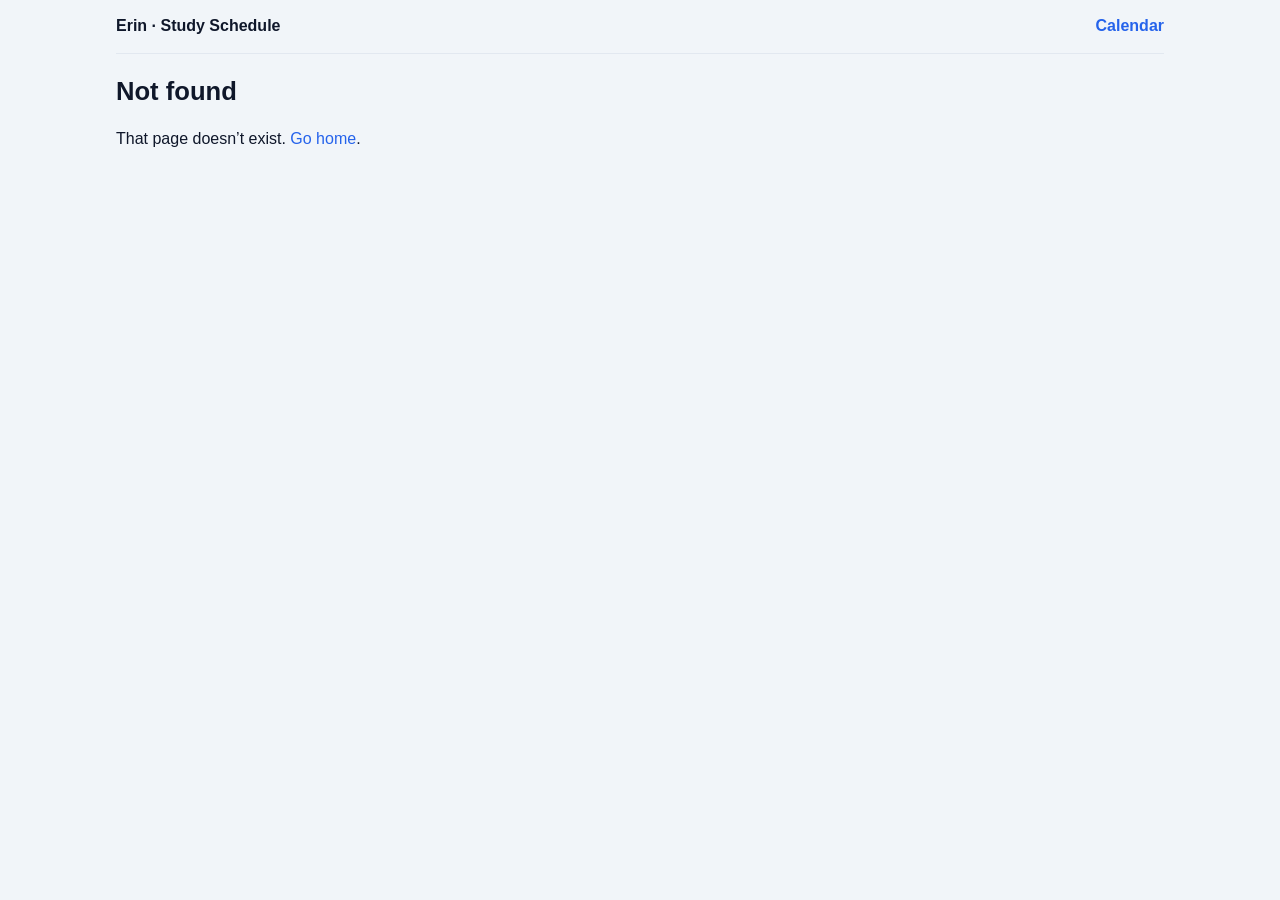
<file: index.html>
<!DOCTYPE html>
<html lang="en">
<head>
  <meta charset="utf-8">
  <!-- Resolve all relative asset/URLs against the deployment root so deep
       links like /maths/circles load js/app.js and app.css correctly. -->
  <script>
    document.write('<base href="' +
      (location.hostname.endsWith('github.io') ? '/erin-study-schedule/' : '/') + '">');
  </script>
  <meta name="viewport" content="width=device-width, initial-scale=1, viewport-fit=cover">
  <meta name="theme-color" content="#0f172a">
  <title>Erin · Study Schedule</title>
  <link rel="stylesheet" href="app.css?v=1789413653">
  <!-- SPA redirect decode: restores the real path after a 404.html bounce. -->
  <script>
    (function (l) {
      if (l.search[1] === '/') {
        var decoded = l.search.slice(1).split('&').map(function (s) {
          return s.replace(/~and~/g, '&');
        }).join('?');
        window.history.replaceState(null, null, l.pathname.slice(0, -1) + decoded + l.hash);
      }
    }(window.location));
  </script>
</head>
<body>
  <main id="app"><div class="loading">Loading…</div></main>
  <script type="module" src="js/app.js?v=1789413653"></script>
</body>
</html>
</file>
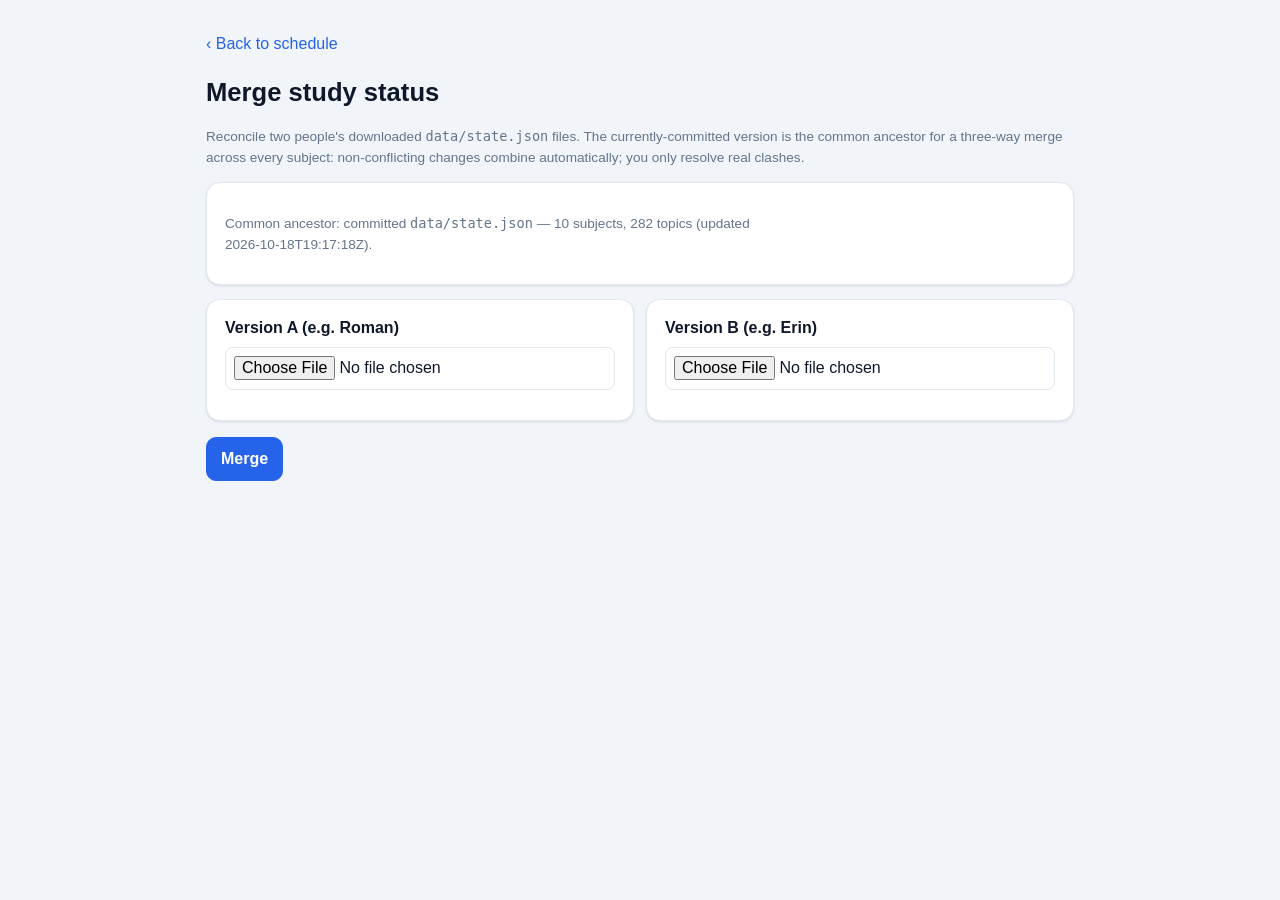
<file: merge.html>
<!DOCTYPE html>
<html lang="en">
<head>
  <meta charset="utf-8">
  <meta name="viewport" content="width=device-width, initial-scale=1, viewport-fit=cover">
  <title>Merge state · Erin Study Schedule</title>
  <link rel="stylesheet" href="app.css">
  <style>
    .merge-wrap { max-width: 900px; margin: 0 auto; padding: 16px 16px 60px; }
    .drop { display: grid; grid-template-columns: 1fr 1fr; gap: 12px; }
    .drop .card { margin: 0; }
    label.field { display: block; font-weight: 600; margin-bottom: 6px; }
    input[type=file] { font: inherit; padding: 8px; border: 1px solid var(--line); border-radius: 8px; width: 100%; background: var(--card); }
    .summary { display: flex; gap: 16px; flex-wrap: wrap; margin: 4px 0 10px; }
    .summary b { font-variant-numeric: tabular-nums; }
    .conflict { border-top: 1px solid var(--line); padding: 12px 0; }
    .conflict:first-child { border-top: 0; }
    .conflict h4 { margin: 0 0 8px; }
    .conflict .sub { color: var(--muted); font-weight: 400; font-size: .85em; }
    .choices { display: flex; gap: 8px; flex-wrap: wrap; }
    .choice { border: 2px solid var(--line); border-radius: 10px; padding: 8px 12px; cursor: pointer; display: flex; align-items: center; gap: 8px; }
    .choice.sel { border-color: var(--accent); background: #eff6ff; }
    .choice input { display: none; }
    .who { font-size: .72rem; color: var(--muted); text-transform: uppercase; letter-spacing: .04em; }
    .out { width: 100%; height: 220px; font-family: ui-monospace, Menlo, monospace; font-size: .72rem; border: 1px solid var(--line); border-radius: 8px; padding: 10px; }
    .note { color: var(--muted); font-size: .85rem; }
    .bad { color: var(--n); } .ok { color: var(--c); }
    @media (max-width: 560px) { .drop { grid-template-columns: 1fr; } }
  </style>
</head>
<body>
<div class="merge-wrap">
  <p><a href=".">‹ Back to schedule</a></p>
  <h1>Merge study status</h1>
  <p class="note">Reconcile two people's downloaded <code>data/state.json</code> files. The
    currently-committed version is the common ancestor for a three-way merge across every
    subject: non-conflicting changes combine automatically; you only resolve real clashes.</p>

  <section class="card"><p class="note" id="base-note">Loading committed base…</p></section>

  <div class="drop">
    <section class="card">
      <label class="field" for="fileA">Version A (e.g. Roman)</label>
      <input type="file" id="fileA" accept="application/json,.json">
      <p class="note" id="statusA"></p>
    </section>
    <section class="card">
      <label class="field" for="fileB">Version B (e.g. Erin)</label>
      <input type="file" id="fileB" accept="application/json,.json">
      <p class="note" id="statusB"></p>
    </section>
  </div>

  <p><button class="btn primary" id="mergeBtn" disabled>Merge</button>
     <button class="btn ghost" id="allA" hidden>Take all A</button>
     <button class="btn ghost" id="allB" hidden>Take all B</button></p>

  <section class="card" id="result" hidden>
    <div class="summary">
      <span>Auto-merged: <b id="nAuto">0</b> topics</span>
      <span>Conflicts: <b id="nConf">0</b></span>
      <span>Unresolved: <b id="nOpen" class="bad">0</b></span>
    </div>
    <div id="conflicts"></div>
  </section>

  <section class="card" id="outWrap" hidden>
    <h2>Merged <code>data/state.json</code></h2>
    <p class="note">Save this over <code>data/state.json</code>, then commit &amp; push.</p>
    <textarea class="out" id="out" readonly></textarea>
    <p style="margin-top:10px">
      <button class="btn" id="copy">Copy</button>
      <button class="btn primary" id="download" disabled>Download data/state.json</button>
    </p>
  </section>
</div>

<script type="module">
const $ = (id) => document.getElementById(id);
const STATUS = { N: 'st-n', W: 'st-w', C: 'st-c' };
const chip = (s) => `<span class="chip ${STATUS[s] || ''}">${s || '·'}</span>`;

let subjects = [], base = null, A = null, B = null, titles = {}, names = {};
let computed = null;
const resolution = {};                     // "sid:::tid" -> 'A' | 'B'

function canon(url) {
  let u = url || '';
  try { if (u.includes('pdf-pages') && u.includes('pdf=')) { const q = new URL(u, location.href).searchParams.get('pdf'); if (q) u = q; } } catch { /* */ }
  let prev = null;
  while (prev !== u) { prev = u; try { u = decodeURIComponent(u); } catch { break; } }
  try { const p = new URL(u, location.href); return (p.host + p.pathname).toLowerCase().trim(); } catch { return u.toLowerCase().trim(); }
}
const norm = (s) => ({ updatedAt: s?.updatedAt || '', subjects: s?.subjects || {} });

async function init() {
  try { subjects = (await (await fetch('data/subjects.json?t=' + Date.now())).json()).subjects.filter((s) => s.status === 'active'); }
  catch { subjects = []; }
  subjects.forEach((s) => { names[s.id] = s.name; });
  try {
    base = norm(await (await fetch('data/state.json?t=' + Date.now())).json());
    const n = Object.values(base.subjects).reduce((a, s) => a + Object.keys(s.topics || {}).length, 0);
    $('base-note').innerHTML = `Common ancestor: committed <code>data/state.json</code> — ${Object.keys(base.subjects).length} subjects, ${n} topics (updated ${base.updatedAt || '—'}).`;
  } catch { base = norm(null); $('base-note').innerHTML = '<span class="bad">Could not load committed data/state.json.</span>'; }
  // topic titles per subject (best-effort, for nicer conflict labels)
  await Promise.all(subjects.map(async (s) => {
    try {
      const c = await (await fetch(s.content + '?t=' + Date.now())).json();
      titles[s.id] = {};
      for (const strand of c.strands) for (const st of strand.subtopics) titles[s.id][st.id] = st.title;
    } catch { /* ignore */ }
  }));
}

function readFile(input, slot, statusEl) {
  const f = input.files[0]; if (!f) return;
  const r = new FileReader();
  r.onload = () => {
    try {
      const j = JSON.parse(r.result);
      if (!j || typeof j.subjects !== 'object') throw new Error('not a data/state.json (missing "subjects")');
      const n = Object.values(j.subjects).reduce((a, s) => a + Object.keys(s.topics || {}).length, 0);
      if (slot === 'A') A = norm(j); else B = norm(j);
      statusEl.innerHTML = `<span class="ok">✓ ${Object.keys(j.subjects).length} subjects, ${n} topics</span>`;
    } catch (e) {
      if (slot === 'A') A = null; else B = null;
      statusEl.innerHTML = `<span class="bad">${e.message}</span>`;
    }
    $('mergeBtn').disabled = !(base && A && B);
  };
  r.readAsText(f);
}

const topics = (state, sid) => state.subjects[sid]?.topics || {};
const statusOf = (state, sid, tid) => topics(state, sid)[tid]?.status ?? null;

function mergeLinks(a, b) {
  const out = [], seen = new Set();
  for (const l of [...(a || []), ...(b || [])]) { const k = canon(l.url); if (!seen.has(k)) { seen.add(k); out.push(l); } }
  return out;
}
const sk = (s) => `${s.date}|${s.time || ''}|${s.type || ''}`;
function mergeSessions(bS, aS, bS2) {
  const bm = new Map((bS || []).map((s) => [sk(s), s]));
  const m = new Map();
  for (const s of [...(aS || []), ...(bS2 || [])]) {
    const k = sk(s);
    if (!m.has(k)) m.set(k, { ...s });
    else { const cur = m.get(k), bd = bm.get(k)?.done ?? false; cur.done = (cur.done === s.done) ? cur.done : (cur.done === bd) ? s.done : (s.done === bd) ? cur.done : (cur.done || s.done); }
  }
  return [...m.values()];
}

function compute() {
  const auto = [], conflicts = [], fields = {};
  const sids = new Set([...Object.keys(base.subjects), ...Object.keys(A.subjects), ...Object.keys(B.subjects)]);
  for (const sid of sids) {
    fields[sid] = {};
    const tids = new Set([...Object.keys(topics(base, sid)), ...Object.keys(topics(A, sid)), ...Object.keys(topics(B, sid))]);
    for (const tid of tids) {
      const bs = statusOf(base, sid, tid), as = statusOf(A, sid, tid), ts = statusOf(B, sid, tid);
      const ay = as ?? bs ?? 'N', by = ts ?? bs ?? 'N';
      let resolved = null, isConflict = false;
      if (ay === by) resolved = ay;
      else if (ay === bs) resolved = by;
      else if (by === bs) resolved = ay;
      else isConflict = true;
      fields[sid][tid] = {
        status: resolved,
        links: mergeLinks(topics(A, sid)[tid]?.links, topics(B, sid)[tid]?.links),
        sessions: mergeSessions(topics(base, sid)[tid]?.sessions, topics(A, sid)[tid]?.sessions, topics(B, sid)[tid]?.sessions),
      };
      if (isConflict) { conflicts.push({ sid, tid, a: ay, b: by, base: bs }); delete resolution[sid + ':::' + tid]; }
      else auto.push(1);
    }
  }
  computed = { auto: auto.length, conflicts, fields };
}

function build() {
  const out = { updatedAt: new Date().toISOString().replace(/\.\d+Z$/, 'Z'), subjects: {} };
  const order = subjects.map((s) => s.id).filter((id) => id in computed.fields);
  for (const id of Object.keys(computed.fields)) if (!order.includes(id)) order.push(id);
  for (const sid of order) {
    const baseTopics = Object.keys(topics(base, sid));
    const tids = [...baseTopics, ...Object.keys(computed.fields[sid]).filter((t) => !baseTopics.includes(t))];
    const outTopics = {};
    for (const tid of tids) {
      const f = computed.fields[sid][tid];
      let st = f.status;
      if (st == null) { const c = computed.conflicts.find((x) => x.sid === sid && x.tid === tid); st = resolution[sid + ':::' + tid] === 'B' ? c.b : c.a; }
      outTopics[tid] = { status: st, links: f.links, sessions: f.sessions };
    }
    out.subjects[sid] = { topics: outTopics };
  }
  return out;
}

function renderConflicts() {
  $('conflicts').innerHTML = computed.conflicts.map((c) => {
    const key = c.sid + ':::' + c.tid;
    const title = (titles[c.sid] && titles[c.sid][c.tid]) || c.tid;
    return `<div class="conflict" data-key="${key}">
      <h4>${title} <span class="sub">${names[c.sid] || c.sid}</span></h4>
      <div class="choices">
        ${['A', 'B'].map((side) => {
          const val = side === 'A' ? c.a : c.b;
          const sel = resolution[key] === side ? 'sel' : '';
          return `<label class="choice ${sel}" data-side="${side}"><input type="radio" name="c-${key}" value="${side}" ${sel ? 'checked' : ''}>
            <span><span class="who">Version ${side}</span><br>${chip(val)}</span></label>`;
        }).join('')}
        <label class="choice"><span class="who">base</span> ${chip(c.base)}</label>
      </div></div>`;
  }).join('') || '<p class="note">No conflicts — fully auto-merged. 🎉</p>';
  $('conflicts').querySelectorAll('.conflict').forEach((row) => {
    row.querySelectorAll('input[type=radio]').forEach((r) => r.onchange = () => {
      resolution[row.dataset.key] = r.value;
      row.querySelectorAll('.choice[data-side]').forEach((c) => c.classList.toggle('sel', c.dataset.side === r.value));
      updateOut();
    });
  });
}

function updateOut() {
  $('nAuto').textContent = computed.auto;
  $('nConf').textContent = computed.conflicts.length;
  const open = computed.conflicts.filter((c) => !resolution[c.sid + ':::' + c.tid]).length;
  $('nOpen').textContent = open;
  $('out').value = JSON.stringify(build(), null, 2) + '\n';
  $('download').disabled = open > 0;
}

function doMerge() {
  compute();
  $('result').hidden = false; $('outWrap').hidden = false;
  $('allA').hidden = $('allB').hidden = computed.conflicts.length === 0;
  renderConflicts(); updateOut();
}

$('fileA').onchange = (e) => readFile(e.target, 'A', $('statusA'));
$('fileB').onchange = (e) => readFile(e.target, 'B', $('statusB'));
$('mergeBtn').onclick = doMerge;
$('allA').onclick = () => { computed.conflicts.forEach((c) => resolution[c.sid + ':::' + c.tid] = 'A'); renderConflicts(); updateOut(); };
$('allB').onclick = () => { computed.conflicts.forEach((c) => resolution[c.sid + ':::' + c.tid] = 'B'); renderConflicts(); updateOut(); };
$('copy').onclick = async () => { try { await navigator.clipboard.writeText($('out').value); $('copy').textContent = 'Copied ✓'; } catch { $('out').select(); document.execCommand('copy'); } };
$('download').onclick = () => { const b = new Blob([$('out').value], { type: 'application/json' }); const a = document.createElement('a'); a.href = URL.createObjectURL(b); a.download = 'state.json'; a.click(); URL.revokeObjectURL(a.href); };

init();
</script>
</body>
</html>
</file>
<file: app.css>
:root {
  --bg: #f1f5f9;
  --card: #ffffff;
  --ink: #0f172a;
  --muted: #64748b;
  --line: #e2e8f0;
  --accent: #2563eb;
  --n: #dc2626;   /* red */
  --w: #f59e0b;   /* amber */
  --c: #16a34a;   /* green */
  --radius: 14px;
  --shadow: 0 1px 3px rgba(15, 23, 42, .08), 0 1px 2px rgba(15, 23, 42, .04);
}
* { box-sizing: border-box; }
html { -webkit-text-size-adjust: 100%; }
body {
  margin: 0;
  font: 16px/1.55 -apple-system, BlinkMacSystemFont, "Segoe UI", Roboto, Helvetica, Arial, sans-serif;
  color: var(--ink);
  background: var(--bg);
  padding-bottom: 88px;
}
#app { max-width: 1080px; margin: 0 auto; padding: 0 16px 40px; }
/* keep running prose readable even though the shell is wide */
.card > p, .lead, .legend { max-width: 72ch; }
a { color: var(--accent); text-decoration: none; }
h1 { font-size: 1.6rem; margin: .2em 0; }
h2 { font-size: 1.15rem; margin: 0 0 .5em; }
.muted { color: var(--muted); }
.small { font-size: .85rem; }
.lead, .sub { color: var(--muted); }

/* top bar */
.topbar {
  display: flex; align-items: center; justify-content: space-between;
  padding: 14px 0; margin-bottom: 4px; border-bottom: 1px solid var(--line);
  position: sticky; top: 0; background: var(--bg); z-index: 5;
}
.brand { font-weight: 700; color: var(--ink); }
.topnav a { margin-left: 16px; font-weight: 600; }
.page-head { margin: 18px 0 8px; }
.page-head .sub { margin: .2em 0 0; }
.back { display: inline-block; margin: 14px 0 6px; font-weight: 600; }

/* cards */
.card {
  background: var(--card); border: 1px solid var(--line); border-radius: var(--radius);
  padding: 16px 18px; margin: 14px 0; box-shadow: var(--shadow);
}
.card ul { margin: .3em 0; padding-left: 1.2em; }
.card li { margin: .25em 0; }

/* landing */
.subject-grid { display: grid; grid-template-columns: repeat(auto-fill, minmax(220px, 1fr)); gap: 14px; margin-top: 10px; }
.subject-card {
  background: var(--card); border: 1px solid var(--line); border-left: 5px solid var(--accent);
  border-radius: var(--radius); padding: 18px; box-shadow: var(--shadow); min-height: 96px;
}
.subject-card h2 { color: var(--ink); }
.subject-card p { color: var(--muted); margin: .2em 0 0; font-size: .85rem; }
.disabled .subject-card { opacity: .55; }
.soon { font-size: .6rem; text-transform: uppercase; letter-spacing: .05em; background: var(--line); color: var(--muted); padding: 2px 6px; border-radius: 6px; vertical-align: middle; }

/* toolbar / tier segmented control */
.toolbar { display: flex; align-items: center; justify-content: space-between; gap: 10px; margin: 8px 0 4px; flex-wrap: wrap; }
.seg { display: inline-flex; background: var(--card); border: 1px solid var(--line); border-radius: 10px; overflow: hidden; }
.seg button { border: 0; background: transparent; padding: 8px 14px; font: inherit; font-weight: 600; color: var(--muted); cursor: pointer; }
.seg button.on { background: var(--accent); color: #fff; }
.legend { color: var(--muted); font-size: .9rem; margin: 0; }
.legend-row { display: flex; align-items: center; justify-content: space-between; gap: 10px 14px; flex-wrap: wrap; margin: 8px 0; }
.legend-controls { display: flex; gap: 8px; }
.btn.sm { padding: 6px 11px; font-size: .82rem; }
.btn.ghost.on { background: var(--accent); color: #fff; border-color: var(--accent); }
.row-parent { color: var(--muted); font-weight: 400; font-size: .86em; }

/* checklist rows */
.strand { margin: 18px 0; }
.strand-head { display: flex; align-items: baseline; justify-content: space-between; margin-bottom: 6px; }
.weight { color: var(--muted); font-size: .8rem; }
.rows { background: var(--card); border: 1px solid var(--line); border-radius: var(--radius); overflow: hidden; box-shadow: var(--shadow); }
.row { display: flex; align-items: center; gap: 12px; padding: 12px 14px; border-top: 1px solid var(--line); color: var(--ink); }
.row:first-child { border-top: 0; }
.row-title { flex: 1; font-weight: 500; }
.row-go { color: var(--muted); font-size: 1.3rem; }
.htag { display: inline-block; margin-left: 6px; font-size: .6rem; font-weight: 700; color: #fff; background: #7c3aed; border-radius: 5px; padding: 1px 5px; vertical-align: middle; }

/* status chips + row chip buttons */
.chip, .row-chip {
  display: inline-flex; align-items: center; justify-content: center;
  width: 26px; height: 26px; border-radius: 8px; font-weight: 800; font-size: .85rem; color: #fff;
}
.row-chip { border: 0; cursor: pointer; width: 34px; height: 34px; font-size: 1rem; }
.st-n { background: var(--n); }
.st-w { background: var(--w); }
.st-c { background: var(--c); }

/* topic detail */
.topic-head { display: flex; align-items: flex-start; justify-content: space-between; gap: 16px; margin: 6px 0 4px; }
.crumb { color: var(--muted); font-size: .85rem; margin: 0 0 2px; }
.topic-head h1 { margin: 0 0 4px; }
.nextup { margin: 4px 0 0; }
.bigbadge {
  flex: 0 0 auto; border: 0; cursor: pointer; color: #fff; border-radius: 16px;
  width: 108px; min-height: 108px; padding: 12px 8px; display: flex; flex-direction: column;
  align-items: center; justify-content: center; gap: 2px; box-shadow: var(--shadow);
}
.bb-letter { font-size: 2.6rem; font-weight: 800; line-height: 1; }
.bb-label { font-size: .7rem; font-weight: 600; opacity: .95; text-align: center; }
.formulae li { font-variant-numeric: tabular-nums; }

/* sessions + links lists */
.sessions, .links { list-style: none; padding: 0; margin: 0 0 10px; }
.ses { display: flex; align-items: center; gap: 10px; padding: 8px 0; border-top: 1px solid var(--line); }
.ses:first-child { border-top: 0; }
.ses-when { font-weight: 600; min-width: 130px; }
.ses-type { color: var(--muted); flex: 1; }
.ses.done .ses-when, .ses.done .ses-type { text-decoration: line-through; color: var(--muted); }
.ses.future .ses-when { color: var(--accent); }
.links li { display: flex; align-items: center; gap: 8px; padding: 6px 0; }
.link-x { margin-left: auto; border: 0; background: transparent; color: var(--muted); font-size: 1rem; cursor: pointer; }
.add-row { display: flex; gap: 8px; flex-wrap: wrap; margin-top: 8px; }
.add-row input, .add-row select { padding: 9px 10px; border: 1px solid var(--line); border-radius: 9px; font: inherit; }
.add-row input[type="text"], .add-row input[type="url"] { flex: 1; min-width: 160px; }

/* buttons */
.btn { border: 1px solid var(--line); background: var(--card); color: var(--ink); font: inherit; font-weight: 600; padding: 9px 14px; border-radius: 10px; cursor: pointer; }
.btn.primary { background: var(--accent); color: #fff; border-color: var(--accent); }
.btn.ghost { background: transparent; }
.btn.big { font-size: 1.05rem; padding: 13px 20px; }
.update-foot { text-align: center; margin: 24px 0 10px; }
.update-foot p { margin: 6px 0 0; }

/* save bar */
.savebar {
  position: fixed; left: 0; right: 0; bottom: 0; z-index: 20;
  display: flex; align-items: center; justify-content: space-between; gap: 12px; flex-wrap: wrap;
  background: #0f172a; color: #fff; padding: 12px 16px;
  padding-bottom: calc(12px + env(safe-area-inset-bottom));
}
.savebar-actions { display: flex; gap: 8px; }
.savebar .btn.ghost { color: #fff; border-color: #334155; }

/* modal */
.modal-bg { position: fixed; inset: 0; background: rgba(15, 23, 42, .5); display: flex; align-items: center; justify-content: center; padding: 16px; z-index: 40; }
.modal { background: var(--card); border-radius: var(--radius); padding: 20px; max-width: 560px; width: 100%; max-height: 90vh; overflow: auto; }
.modal .cmd { background: #0f172a; color: #e2e8f0; padding: 10px 12px; border-radius: 8px; overflow-x: auto; font-size: .8rem; }
.export-text { width: 100%; height: 220px; margin: 10px 0; font-family: ui-monospace, Menlo, monospace; font-size: .75rem; border: 1px solid var(--line); border-radius: 8px; padding: 10px; }
.modal-actions { display: flex; gap: 8px; justify-content: flex-end; flex-wrap: wrap; }

/* tables */
.tbl { width: 100%; border-collapse: collapse; }
.tbl td { padding: 6px 8px; border-top: 1px solid var(--line); vertical-align: top; }

/* calendar */
.three-day { display: grid; grid-template-columns: repeat(3, 1fr); gap: 12px; margin: 12px 0; }
.day3 { background: var(--card); border: 1px solid var(--line); border-radius: var(--radius); padding: 12px; box-shadow: var(--shadow); }
.day3.is-today { border-color: var(--accent); box-shadow: 0 0 0 2px rgba(37, 99, 235, .15), var(--shadow); }
.day3 h3 { margin: 0 0 8px; font-size: 1rem; display: flex; flex-direction: column; }
.day3 h3 span { font-weight: 500; color: var(--muted); font-size: .78rem; }
.cal-item { display: flex; gap: 8px; align-items: baseline; padding: 7px 8px; margin: 6px 0; border-left: 4px solid var(--accent); background: #f8fafc; border-radius: 8px; color: var(--ink); }
.cal-time { font-weight: 700; font-variant-numeric: tabular-nums; font-size: .85rem; }
.cal-topic { font-size: .85rem; }
.cal-topic em { color: var(--muted); font-style: normal; font-size: .75rem; }
.cal-subject { display: inline-block; background: var(--accent); color: #fff; font-size: .68rem; font-weight: 700; padding: 1px 7px; border-radius: 6px; margin-right: 6px; vertical-align: middle; }
.merge-link { margin-top: 26px; text-align: center; font-size: .85rem; }
.month { overflow-x: auto; }
.mrow.head, .mgrid { display: grid; grid-template-columns: repeat(7, 1fr); }
.mhd { text-align: center; font-size: .7rem; color: var(--muted); padding: 4px 0; font-weight: 700; }
.mcell { min-height: 62px; border: 1px solid var(--line); padding: 4px; }
.mcell.empty { background: #f8fafc; }
.mcell.today { background: #dbeafe; }
.mcell.today .mnum { background: var(--accent); color: #fff; border-radius: 999px; padding: 2px 8px; font-weight: 700; }
.mcell[data-date] { cursor: pointer; }
.mcell.selected { box-shadow: inset 0 0 0 2px var(--accent); }

/* two-column calendar body + Outlook-style day panel */
.cal-body { display: grid; grid-template-columns: 1fr 1fr; gap: 14px; align-items: start; }
.day-panel { margin: 0; }
.day-head { display: flex; align-items: baseline; justify-content: space-between; margin-bottom: 10px; }
.day-head h2 { margin: 0; font-size: 1.05rem; }
.day-scroll { height: 560px; overflow-y: auto; position: relative; border-top: 1px solid var(--line); }
.next-day { position: absolute; left: 0; right: 0; background: rgba(148, 163, 184, .16); pointer-events: none; }
.next-day > span { position: absolute; top: 5px; left: 54px; font-size: .64rem; font-weight: 700; color: var(--muted); background: var(--card); padding: 1px 6px; border-radius: 6px; }
.day-event.next { opacity: .9; }
.day-grid { position: relative; margin-top: 8px; }
.now-line { position: absolute; left: 52px; right: 4px; border-top: 2px solid #ef4444; z-index: 3; }
.now-line::before { content: ''; position: absolute; left: -5px; top: -5px; width: 8px; height: 8px; border-radius: 50%; background: #ef4444; }
.hourline { position: absolute; left: 0; right: 0; border-top: 1px solid var(--line); }
.hlabel { position: absolute; top: -8px; left: 0; width: 48px; font-size: .66rem; color: var(--muted); background: var(--card); padding-right: 4px; }
.day-track { position: absolute; left: 54px; right: 4px; top: 0; bottom: 0; }
.day-event { position: absolute; left: 0; right: 0; box-sizing: border-box; background: var(--evt); color: #fff; border-radius: 8px; padding: 3px 8px; overflow: hidden; box-shadow: var(--shadow); display: flex; flex-direction: column; gap: 1px; }
.day-event .de-time { font-size: .64rem; font-weight: 700; opacity: .95; font-variant-numeric: tabular-nums; }
.day-event .de-title { font-size: .74rem; line-height: 1.15; }
.day-event.done { opacity: .5; }
.day-event .cal-subject { background: rgba(255, 255, 255, .25); color: #fff; margin-right: 5px; }
@media (max-width: 700px) { .cal-body { grid-template-columns: 1fr; } }
.mnum { font-size: .8rem; color: var(--muted); }
.mdots { display: flex; flex-wrap: wrap; gap: 3px; margin-top: 4px; }
.dot { width: 8px; height: 8px; border-radius: 50%; display: inline-block; }

/* save toast + sign-in modal */
.toast { position: fixed; left: 50%; bottom: 88px; transform: translate(-50%, 12px); background: #0f172a; color: #fff; padding: 10px 16px; border-radius: 10px; font-weight: 600; font-size: .9rem; opacity: 0; transition: opacity .25s, transform .25s; z-index: 60; box-shadow: var(--shadow); }
.toast.show { opacity: 1; transform: translate(-50%, 0); }
.toast.err { background: #b91c1c; }
.modal.signin { text-align: center; max-width: 360px; }
.rb-list { margin: 8px 0 4px; max-height: 50vh; overflow-y: auto; }
.rb-row { display: flex; align-items: center; justify-content: space-between; gap: 10px; padding: 9px 0; border-top: 1px solid var(--line); }
.rb-row:first-child { border-top: 0; }
.rb-title { font-weight: 500; }
.rb-sub { color: var(--muted); font-weight: 400; font-size: .85em; }
.rb-opts { display: flex; gap: 6px; flex: 0 0 auto; }
.rb-opt { border: 2px solid var(--line); background: var(--card); border-radius: 8px; padding: 4px 9px; cursor: pointer; display: flex; align-items: center; gap: 6px; font: inherit; }
.rb-opt.sel { border-color: var(--accent); background: #eff6ff; }
.rb-opt .who { font-size: .62rem; text-transform: uppercase; color: var(--muted); letter-spacing: .03em; }
.gbtn { display: flex; justify-content: center; margin: 14px 0; min-height: 40px; }

/* Progress chart */
.progress-modal { max-width: 640px; }
.pg-head { display: flex; align-items: center; gap: 10px; margin-bottom: 4px; }
.pg-head h2 { margin: 0; flex: 1; font-size: 1.2rem; }
.pg-back { border: 0; background: transparent; font-size: 1.7rem; line-height: 1; cursor: pointer; color: var(--accent); padding: 0 6px; }
.pg-sub { display: flex; align-items: baseline; justify-content: space-between; gap: 12px; flex-wrap: wrap; margin: 2px 0 12px; }
.pg-sub[hidden] { display: none; }
#pg-overall { font-weight: 700; }
.pg-hint { color: var(--muted); font-size: .85rem; }
.pg-chart { min-height: 60px; }
.pg-chart text.pg-label { font: 600 .82rem -apple-system, BlinkMacSystemFont, "Segoe UI", sans-serif; fill: var(--ink); }
.pg-chart text.pg-pct { font: 700 .72rem -apple-system, BlinkMacSystemFont, "Segoe UI", sans-serif; fill: var(--muted); }
.pg-chart rect.pg-track { fill: #eef2f7; }
.pg-chart rect.pg-track.hot { fill: #e2e8f0; }
.pg-legend { display: flex; gap: 16px; margin-top: 14px; color: var(--muted); font-size: .8rem; }
.pg-legend i { display: inline-block; width: 10px; height: 10px; border-radius: 3px; margin-right: 5px; vertical-align: middle; }
.pg-prow { margin: 10px 0; }
.pg-prow.click { cursor: pointer; }
.pg-plabel { font-weight: 600; font-size: .82rem; margin-bottom: 3px; }
.pg-ppct { color: var(--muted); font-weight: 700; font-size: .75rem; }
.pg-pbar { display: flex; height: 16px; border-radius: 4px; overflow: hidden; background: #eef2f7; }
.pg-pbar span { transition: width .5s ease; }


/* important dates (landing + subject pages) */
.idates { margin: 22px 0 10px; }
.page-head + .idates { margin-top: 12px; }
.idates-head { display: flex; align-items: baseline; gap: 10px; flex-wrap: wrap; margin-bottom: 6px; }
.idates-head h2 { margin: 0; }
.idate-list { list-style: none; margin: 0; padding: 0; background: var(--card); border: 1px solid var(--line); border-radius: var(--radius); overflow: hidden; box-shadow: var(--shadow); }
.idate {
  display: grid; grid-template-columns: minmax(9.5rem, 14rem) minmax(0, 1fr) auto; gap: 4px 14px; align-items: center;
  padding: 10px 14px; border-top: 1px solid var(--line); border-left: 5px solid var(--lvl);
}
.idate:first-child { border-top: 0; }
.idate-date { font-weight: 600; }
.idate-session { display: block; font-size: .78rem; color: var(--muted); }
.idate-subj { display: inline-block; font-size: .72rem; font-weight: 700; color: #fff; background: var(--subj); border-radius: 999px; padding: 1px 8px; margin-right: 8px; vertical-align: 1px; }
.idate-count { text-align: right; }
.idate-days { display: inline-block; font-weight: 700; font-size: .85rem; padding: 2px 10px; border-radius: 999px; background: var(--lvl-bg); color: var(--lvl-ink); white-space: nowrap; font-variant-numeric: tabular-nums; }
.lvl-red    { --lvl: var(--n); --lvl-bg: #fee2e2; --lvl-ink: #b91c1c; }
.lvl-yellow { --lvl: var(--w); --lvl-bg: #fef3c7; --lvl-ink: #92400e; }
.lvl-green  { --lvl: var(--c); --lvl-bg: #dcfce7; --lvl-ink: #166534; }
.lvl-past   { --lvl: var(--line); --lvl-bg: var(--bg); --lvl-ink: var(--muted); color: var(--muted); }
.idates-more { margin-top: 8px; }
@media (max-width: 560px) {
  .idate { grid-template-columns: minmax(0, 1fr); }
  .idate-count { text-align: left; }
}
.loading, .error { padding: 40px 0; color: var(--muted); }
.error pre { white-space: pre-wrap; color: var(--n); }

/* phone */
@media (max-width: 560px) {
  .three-day { grid-template-columns: 1fr; }
  .topic-head { flex-direction: column-reverse; align-items: stretch; }
  .bigbadge { width: 100%; flex-direction: row; min-height: 76px; justify-content: center; gap: 14px; }
  .bb-letter { font-size: 2rem; }
  .ses-when { min-width: 108px; }
}
</file>
